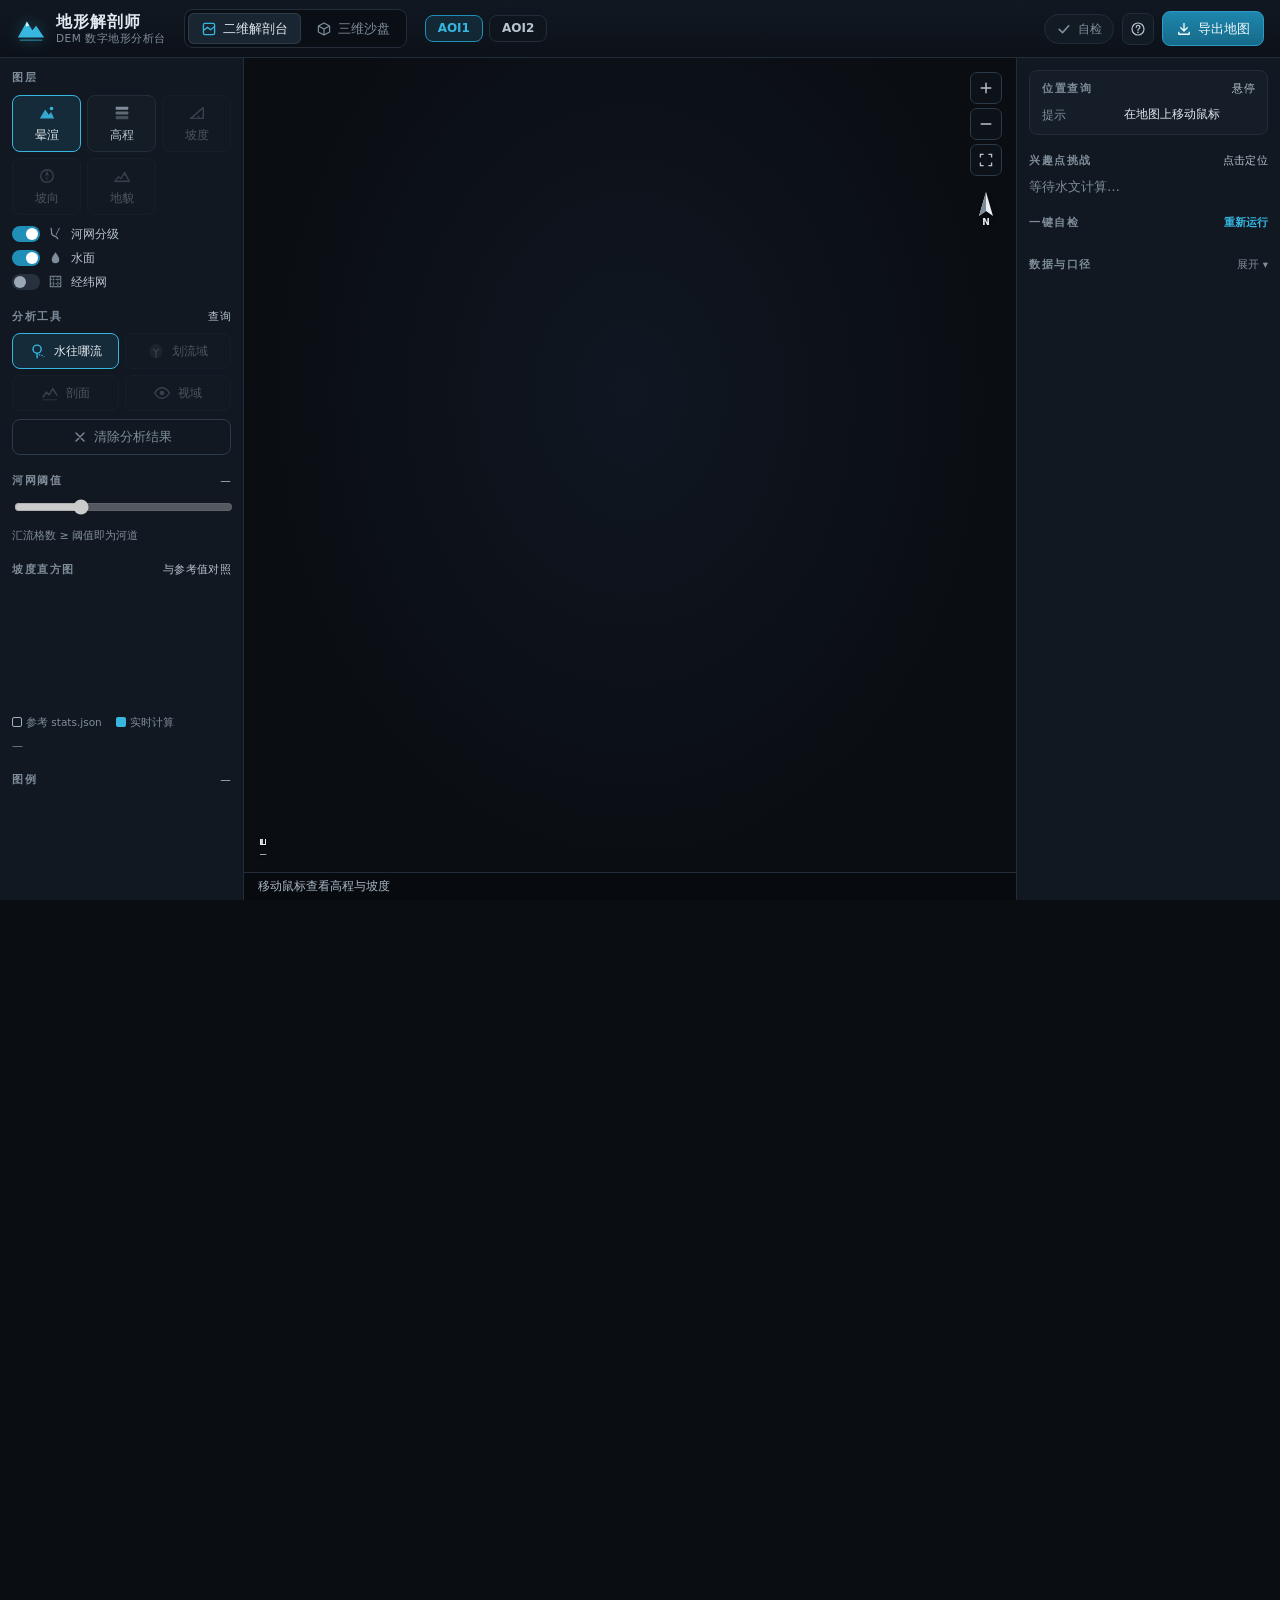
<file: index.html>
<!DOCTYPE html>
<html lang="zh-CN">
<head>
<meta charset="utf-8">
<meta name="viewport" content="width=device-width, initial-scale=1">
<title>地形解剖师 · DEM 数字地形分析台</title>
<meta http-equiv="refresh" content="0; url=app/">
<style>
  html,body{margin:0;height:100%;background:#0b0f14;color:#e8f6fc;font-family:"Microsoft YaHei","PingFang SC",sans-serif}
  .wrap{height:100%;display:flex;flex-direction:column;align-items:center;justify-content:center;gap:14px}
  a{color:#37b6e0}
  p{margin:0;opacity:.75;font-size:14px}
</style>
</head>
<body>
<div class="wrap">
  <h1 style="margin:0;font-size:20px;font-weight:600">地形解剖师 · DEM 数字地形分析台</h1>
  <p>正在进入分析台…如未自动跳转，请点击 <a href="app/">进入 app</a></p>
</div>
</body>
</html>
</file>
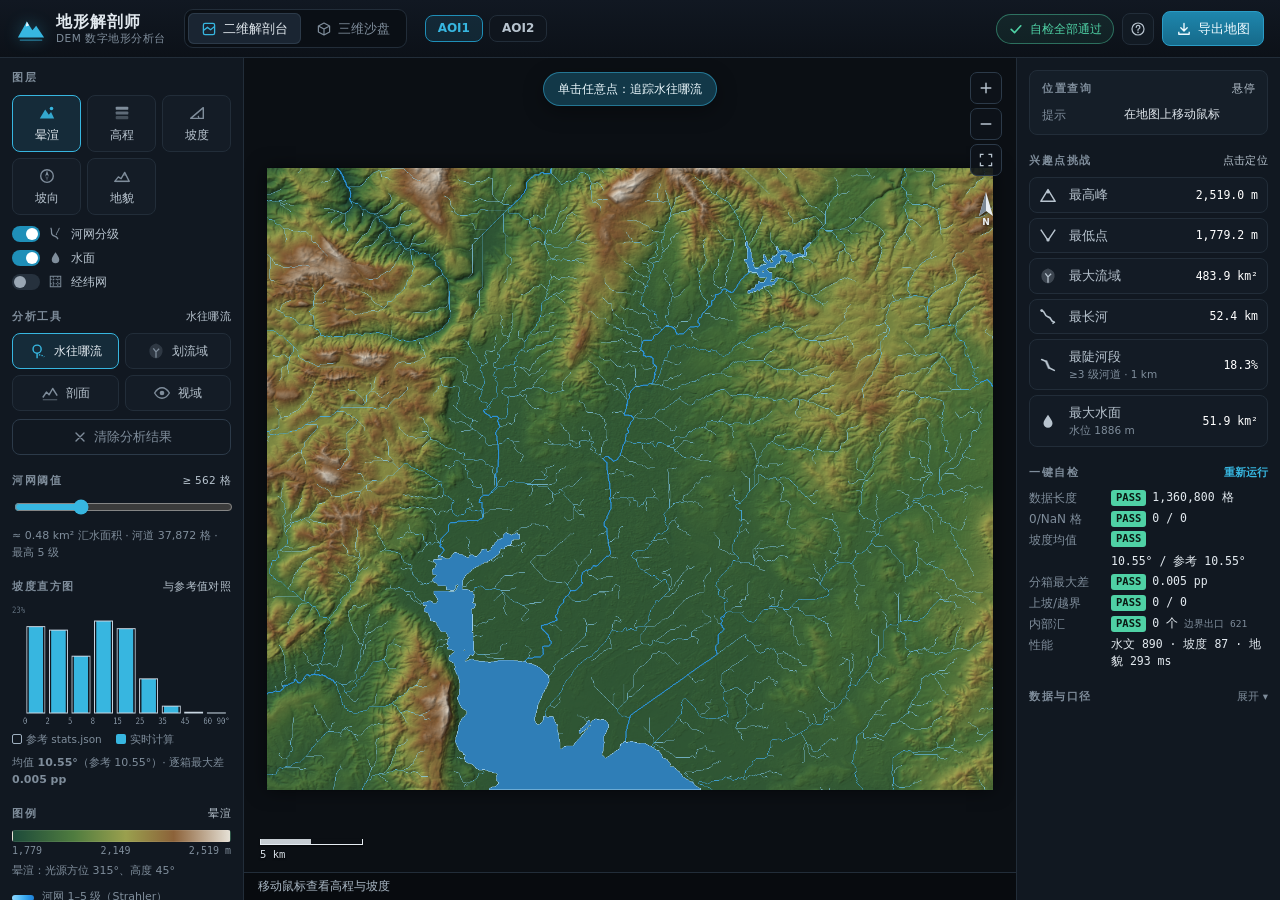
<file: app/index.html>
<!DOCTYPE html>
<html lang="zh-CN">
<head>
<meta charset="utf-8">
<title>地形解剖师 · DEM 数字地形分析台</title>
<meta name="viewport" content="width=device-width, initial-scale=1">
<meta name="description" content="基于公开 DEM 的断网可跑数字地形分析台：坡度、水文、流域、剖面、视域、地貌分类与三维沙盘。">
<link rel="icon" href="data:image/svg+xml,%3Csvg xmlns='http://www.w3.org/2000/svg' viewBox='0 0 32 32'%3E%3Crect width='32' height='32' rx='7' fill='%230b0f14'/%3E%3Cpath d='M3 25 L12 10 L18 19 L22 14 L29 25 Z' fill='%2337b6e0'/%3E%3Cpath d='M12 10 L14.5 14 L11 15 Z' fill='%23e8f6fc'/%3E%3C/svg%3E">
<link rel="stylesheet" href="css/app.css?v=2">
</head>
<body>

<!-- 图标库：内联 SVG symbol，断网可用 -->
<svg width="0" height="0" style="position:absolute" aria-hidden="true">
  <symbol id="i-logo" viewBox="0 0 32 32"><path d="M2 26 L11.5 9 L17.5 18.5 L21.5 13.5 L30 26 Z" fill="currentColor"/><path d="M11.5 9 L14 13.2 L10.4 14.4 Z" fill="#e8f6fc"/><path d="M4 29 H28" stroke="currentColor" stroke-width="1.6" opacity=".5"/></symbol>
  <symbol id="i-2d" viewBox="0 0 20 20"><rect x="3" y="3" width="14" height="14" rx="2" fill="none" stroke="currentColor" stroke-width="1.6"/><path d="M3 12 L8 8 L12 11 L17 7" fill="none" stroke="currentColor" stroke-width="1.6"/></symbol>
  <symbol id="i-3d" viewBox="0 0 20 20"><path d="M10 2.5 L17 6.3 V13.7 L10 17.5 L3 13.7 V6.3 Z M3 6.3 L10 10 L17 6.3 M10 10 V17.5" fill="none" stroke="currentColor" stroke-width="1.5" stroke-linejoin="round"/></symbol>
  <symbol id="i-shade" viewBox="0 0 20 20"><path d="M2 16 L8 6 L12 12 L14.5 9 L18 16 Z" fill="currentColor" opacity=".9"/><circle cx="15" cy="5" r="2" fill="currentColor"/></symbol>
  <symbol id="i-elev" viewBox="0 0 20 20"><rect x="3" y="3" width="14" height="3.5" rx="1" fill="currentColor"/><rect x="3" y="8.2" width="14" height="3.5" rx="1" fill="currentColor" opacity=".7"/><rect x="3" y="13.4" width="14" height="3.5" rx="1" fill="currentColor" opacity=".45"/></symbol>
  <symbol id="i-slope" viewBox="0 0 20 20"><path d="M3 16 H17 L17 4 Z" fill="none" stroke="currentColor" stroke-width="1.6" stroke-linejoin="round"/><path d="M12 16 A5 5 0 0 0 11.2 13.2" fill="none" stroke="currentColor" stroke-width="1.4"/></symbol>
  <symbol id="i-aspect" viewBox="0 0 20 20"><circle cx="10" cy="10" r="7" fill="none" stroke="currentColor" stroke-width="1.5"/><path d="M10 4 L12 10 L10 9 L8 10 Z" fill="currentColor"/><path d="M10 16 L8 10 L10 11 L12 10 Z" fill="currentColor" opacity=".4"/></symbol>
  <symbol id="i-landform" viewBox="0 0 20 20"><path d="M2 16 L6 11 L9 13 L13 6 L18 16 Z" fill="none" stroke="currentColor" stroke-width="1.5" stroke-linejoin="round"/><path d="M2 16 H18" stroke="currentColor" stroke-width="1.5"/><path d="M11 9.5 L13 6 L15 10" fill="currentColor" opacity=".5"/></symbol>
  <symbol id="i-river" viewBox="0 0 20 20"><path d="M4 3 C6 7 3 9 6 12 C8 14 12 13 13 17" fill="none" stroke="currentColor" stroke-width="1.7" stroke-linecap="round"/><path d="M15 3 C14 7 11 9 11 11.5" fill="none" stroke="currentColor" stroke-width="1.3" stroke-linecap="round"/></symbol>
  <symbol id="i-water" viewBox="0 0 20 20"><path d="M10 3 C13 7.5 15 10 15 12.5 A5 5 0 0 1 5 12.5 C5 10 7 7.5 10 3 Z" fill="currentColor"/></symbol>
  <symbol id="i-grid" viewBox="0 0 20 20"><path d="M3 7 H17 M3 13 H17 M7 3 V17 M13 3 V17" stroke="currentColor" stroke-width="1.3" stroke-dasharray="2 1.6"/><rect x="3" y="3" width="14" height="14" fill="none" stroke="currentColor" stroke-width="1.3"/></symbol>
  <symbol id="i-query" viewBox="0 0 20 20"><circle cx="9" cy="8" r="4.5" fill="none" stroke="currentColor" stroke-width="1.6"/><path d="M9 12.5 V18" stroke="currentColor" stroke-width="1.6"/><path d="M11 14 C13 15 15 14.5 17 16.5" fill="none" stroke="currentColor" stroke-width="1.4" stroke-dasharray="1.6 1.4"/></symbol>
  <symbol id="i-basin" viewBox="0 0 20 20"><path d="M10 2.5 C14 4 17.5 6.5 16.5 11 C15.6 15 12.5 17.5 10 17.5 C7 17.5 3.5 15 3.4 10.5 C3.3 6 6 3.6 10 2.5 Z" fill="currentColor" opacity=".25" stroke="currentColor" stroke-width="1.5"/><path d="M10 17.5 V11 M10 11 L7 7 M10 11 L13.5 7.5" stroke="currentColor" stroke-width="1.4" fill="none"/></symbol>
  <symbol id="i-profile" viewBox="0 0 20 20"><path d="M2 15 L6 9 L9 12 L13 5 L18 13" fill="none" stroke="currentColor" stroke-width="1.6" stroke-linejoin="round"/><path d="M2 17.5 H18" stroke="currentColor" stroke-width="1.2" opacity=".6"/></symbol>
  <symbol id="i-eye" viewBox="0 0 20 20"><path d="M1.8 10 C4.5 5.5 7.2 4.2 10 4.2 C12.8 4.2 15.5 5.5 18.2 10 C15.5 14.5 12.8 15.8 10 15.8 C7.2 15.8 4.5 14.5 1.8 10 Z" fill="none" stroke="currentColor" stroke-width="1.5"/><circle cx="10" cy="10" r="2.6" fill="currentColor"/></symbol>
  <symbol id="i-clear" viewBox="0 0 20 20"><path d="M5 5 L15 15 M15 5 L5 15" stroke="currentColor" stroke-width="1.7" stroke-linecap="round"/></symbol>
  <symbol id="i-export" viewBox="0 0 20 20"><path d="M10 3 V12 M6 8.5 L10 12.5 L14 8.5" fill="none" stroke="currentColor" stroke-width="1.7" stroke-linecap="round" stroke-linejoin="round"/><path d="M3.5 13.5 V16.5 H16.5 V13.5" fill="none" stroke="currentColor" stroke-width="1.7" stroke-linejoin="round"/></symbol>
  <symbol id="i-check" viewBox="0 0 20 20"><path d="M4 10.5 L8.2 14.5 L16 6" fill="none" stroke="currentColor" stroke-width="2" stroke-linecap="round" stroke-linejoin="round"/></symbol>
  <symbol id="i-plus" viewBox="0 0 20 20"><path d="M10 4 V16 M4 10 H16" stroke="currentColor" stroke-width="1.8" stroke-linecap="round"/></symbol>
  <symbol id="i-minus" viewBox="0 0 20 20"><path d="M4 10 H16" stroke="currentColor" stroke-width="1.8" stroke-linecap="round"/></symbol>
  <symbol id="i-fit" viewBox="0 0 20 20"><path d="M3 7 V3 H7 M13 3 H17 V7 M17 13 V17 H13 M7 17 H3 V13" fill="none" stroke="currentColor" stroke-width="1.6"/></symbol>
  <symbol id="i-spin" viewBox="0 0 20 20"><path d="M16 10 A6 6 0 1 1 13.5 5.2" fill="none" stroke="currentColor" stroke-width="1.6" stroke-linecap="round"/><path d="M13 2.5 L14 5.8 L10.8 6.6" fill="none" stroke="currentColor" stroke-width="1.6" stroke-linecap="round" stroke-linejoin="round"/></symbol>
  <symbol id="i-peak" viewBox="0 0 20 20"><path d="M2 17 L10 4 L18 17 Z" fill="none" stroke="currentColor" stroke-width="1.6" stroke-linejoin="round"/><path d="M8 7.3 L10 4 L12 7.3 L10 8.5 Z" fill="currentColor"/></symbol>
  <symbol id="i-low" viewBox="0 0 20 20"><path d="M2 4 L10 16 L18 4" fill="none" stroke="currentColor" stroke-width="1.6" stroke-linejoin="round"/><circle cx="10" cy="15.5" r="1.8" fill="currentColor"/></symbol>
  <symbol id="i-long" viewBox="0 0 20 20"><path d="M3 4 C8 5 5 10 10 11 C15 12 12 16 17 17" fill="none" stroke="currentColor" stroke-width="1.8" stroke-linecap="round"/><circle cx="3" cy="4" r="1.6" fill="currentColor"/><path d="M15 15.5 L17 17 L15 18.5" fill="none" stroke="currentColor" stroke-width="1.4"/></symbol>
  <symbol id="i-steep" viewBox="0 0 20 20"><path d="M3 4 L8 6 L11 13 L17 16" fill="none" stroke="currentColor" stroke-width="1.8" stroke-linecap="round" stroke-linejoin="round"/><path d="M8 6 L11 13" stroke="currentColor" stroke-width="3.2" stroke-linecap="round" opacity=".5"/></symbol>
  <symbol id="i-help" viewBox="0 0 20 20"><circle cx="10" cy="10" r="7.5" fill="none" stroke="currentColor" stroke-width="1.5"/><path d="M7.8 7.8 A2.3 2.3 0 1 1 10.6 10 C10 10.3 10 10.8 10 11.6" fill="none" stroke="currentColor" stroke-width="1.6" stroke-linecap="round"/><circle cx="10" cy="14.2" r="1" fill="currentColor"/></symbol>
</svg>

<header class="top">
  <div class="brand">
    <svg class="logo"><use href="#i-logo"/></svg>
    <div class="brand-txt"><b>地形解剖师</b><small>DEM 数字地形分析台</small></div>
  </div>

  <nav class="tabs" role="tablist" aria-label="视图">
    <button class="tab active" role="tab" aria-selected="true" data-view="2d" title="二维解剖台（T 切换）"><svg><use href="#i-2d"/></svg><span>二维解剖台</span></button>
    <button class="tab" role="tab" aria-selected="false" data-view="3d" title="三维沙盘（T 切换）"><svg><use href="#i-3d"/></svg><span>三维沙盘</span></button>
  </nav>

  <div class="aoi-switch" role="radiogroup" aria-label="研究区">
    <button class="aoi on" role="radio" aria-checked="true" data-aoi="aoi1"><b>AOI1</b><span>云大后山 · 30 m</span></button>
    <button class="aoi" role="radio" aria-checked="false" data-aoi="aoi2"><b>AOI2</b><span>三江并流 · 90 m</span></button>
  </div>

  <div class="top-right">
    <button class="chip" id="chipCheck" title="一键自检（右侧面板）"><svg><use href="#i-check"/></svg><span>自检</span></button>
    <button class="icon-btn" id="btnHelp" title="快捷键与说明（?）" aria-label="快捷键与说明"><svg><use href="#i-help"/></svg></button>
    <button class="btn primary" id="btnExport" title="导出出版级地图（E）"><svg><use href="#i-export"/></svg><span>导出地图</span></button>
  </div>
</header>

<main class="layout">
  <aside class="panel left" aria-label="图层与工具">
    <section class="sec">
      <h3>图层</h3>
      <div class="layers" id="layers">
        <button data-layer="hillshade" class="on" aria-pressed="true" title="晕渲（1）"><svg><use href="#i-shade"/></svg><span>晕渲</span></button>
        <button data-layer="elevation" aria-pressed="false" title="高程（2）"><svg><use href="#i-elev"/></svg><span>高程</span></button>
        <button data-layer="slope" aria-pressed="false" disabled title="坡度（3）"><svg><use href="#i-slope"/></svg><span>坡度</span></button>
        <button data-layer="aspect" aria-pressed="false" disabled title="坡向（4）"><svg><use href="#i-aspect"/></svg><span>坡向</span></button>
        <button data-layer="landform" aria-pressed="false" disabled title="地貌分类（5）"><svg><use href="#i-landform"/></svg><span>地貌</span></button>
      </div>
      <div class="toggles">
        <label class="tgl" title="河网（按 Strahler 级别着色）"><input type="checkbox" id="tglRiver" checked><i></i><svg><use href="#i-river"/></svg>河网分级</label>
        <label class="tgl" title="DEM 中连片水平的水面（滇池、水库）"><input type="checkbox" id="tglWater" checked><i></i><svg><use href="#i-water"/></svg>水面</label>
        <label class="tgl" title="经纬网（G）"><input type="checkbox" id="tglGrid"><i></i><svg><use href="#i-grid"/></svg>经纬网</label>
      </div>
    </section>

    <section class="sec">
      <h3>分析工具 <small id="modeName">查询</small></h3>
      <div class="tools" id="tools">
        <button data-mode="query" class="on" aria-pressed="true" title="查询 · 单击看水往哪流（Q）"><svg><use href="#i-query"/></svg><span>水往哪流</span></button>
        <button data-mode="basin" aria-pressed="false" disabled title="点选划流域（B）"><svg><use href="#i-basin"/></svg><span>划流域</span></button>
        <button data-mode="profile" aria-pressed="false" disabled title="两点剖面（P）"><svg><use href="#i-profile"/></svg><span>剖面</span></button>
        <button data-mode="viewshed" aria-pressed="false" disabled title="视域分析（V）"><svg><use href="#i-eye"/></svg><span>视域</span></button>
      </div>
      <div class="tool-opt" id="optViewshed" hidden>
        <label>观察高度 <input type="number" id="obsH" value="1.7" min="0" max="500" step="0.1"> m</label>
      </div>
      <button class="btn ghost wide" id="btnClear" title="清除分析结果（C）"><svg><use href="#i-clear"/></svg>清除分析结果</button>
    </section>

    <section class="sec">
      <h3>河网阈值 <small id="thrVal">—</small></h3>
      <input type="range" id="thr" min="1" max="100" value="30" disabled aria-label="河网阈值">
      <div class="hint" id="thrHint">汇流格数 ≥ 阈值即为河道</div>
    </section>

    <section class="sec">
      <h3>坡度直方图 <small>与参考值对照</small></h3>
      <canvas id="hist" width="520" height="250" aria-label="坡度直方图"></canvas>
      <div class="hist-key"><span><i class="k-ref"></i>参考 stats.json</span><span><i class="k-live"></i>实时计算</span></div>
      <div class="hint" id="histHint">—</div>
    </section>

    <section class="sec">
      <h3>图例 <small id="legendName">—</small></h3>
      <div id="legend"></div>
      <div id="legendOverlay"></div>
    </section>
  </aside>

  <section class="stage" aria-label="地图">
    <canvas id="map"></canvas>
    <div class="map-ctl">
      <button id="zoomIn" title="放大（+）" aria-label="放大"><svg><use href="#i-plus"/></svg></button>
      <button id="zoomOut" title="缩小（−）" aria-label="缩小"><svg><use href="#i-minus"/></svg></button>
      <button id="btnReset" title="复位（R / 双击）" aria-label="复位视图"><svg><use href="#i-fit"/></svg></button>
    </div>
    <div class="north" aria-hidden="true"><svg viewBox="0 0 24 36"><path d="M12 2 L19 26 L12 21 L5 26 Z" fill="#e8eef3"/><path d="M12 2 L12 21 L5 26 Z" fill="#7d8b98"/><text x="12" y="35" text-anchor="middle" font-size="9" font-weight="700" fill="#e8eef3">N</text></svg></div>
    <div class="scalebar" id="scalebar"><i></i><span>—</span></div>
    <div class="mode-tip" id="modeTip" aria-live="polite"></div>
    <div class="statusbar" id="status">移动鼠标查看高程与坡度</div>

    <div class="profilebox" id="profilebox" role="dialog" aria-label="剖面">
      <div class="pb-head">
        <b>地形剖面</b><span id="profileStats"></span>
        <button id="closeProfile" class="icon-btn sm" aria-label="关闭剖面"><svg><use href="#i-clear"/></svg></button>
      </div>
      <canvas id="profile"></canvas>
    </div>

    <div class="loading" id="loading" role="status" aria-live="polite">
      <div class="ld-card">
        <div class="ld-title"><span class="spinner"></span><b id="ldTitle">加载中…</b></div>
        <ol class="ld-steps" id="ldSteps"></ol>
      </div>
    </div>
    <div class="toast" id="toast" role="status" aria-live="polite"></div>
  </section>

  <aside class="panel right" aria-label="查询与结果">
    <section class="sec card" id="queryCard">
      <h3>位置查询 <small id="queryMode">悬停</small></h3>
      <dl class="kv" id="queryKV"><dt>提示</dt><dd>在地图上移动鼠标</dd></dl>
    </section>

    <section class="sec card accent" id="resultCard" hidden>
      <h3 id="resultTitle">分析结果</h3>
      <div id="resultBody"></div>
    </section>

    <section class="sec">
      <h3>兴趣点挑战 <small>点击定位</small></h3>
      <ul class="poi" id="poiList"><li class="muted">等待水文计算…</li></ul>
    </section>

    <section class="sec">
      <h3>一键自检 <button class="link" id="btnCheck">重新运行</button></h3>
      <dl class="kv check" id="check"></dl>
    </section>

    <details class="sec" id="infoBox">
      <summary><h3>数据与口径</h3></summary>
      <dl class="kv" id="info"></dl>
      <div class="hint notes">
        查询、坡度、剖面、流域一律读取 dem.bin 原生值，显示层与分析层分离。<br>
        坡度：Horn 3×3，像元尺寸按纬度校正。填洼：Priority-Flood + ε；流向：D8。<br>
        地貌：2 km 窗口起伏度，阈值参照李炳元等（2008）。视域：含地球曲率与大气折射。<br>
        结论仅限基于公开数据的演示性分析，不构成官方监测评价；本图为示意图，未叠加行政区划。
      </div>
    </details>
  </aside>
</main>

<div class="view3d" id="view3d">
  <div class="mount3d" id="mount3d"></div>
  <div class="tools3d" role="toolbar" aria-label="三维工具">
    <div class="tg ve">
      <label for="ve3d">垂直夸大 <b id="veVal">×2</b></label>
      <input type="range" id="ve3d" min="1" max="6" step="0.5" value="2" list="veTicks">
      <datalist id="veTicks"><option value="1"></option><option value="2"></option><option value="3"></option><option value="4"></option><option value="5"></option><option value="6"></option></datalist>
      <div class="ticks"><span>1</span><span>2</span><span>3</span><span>4</span><span>5</span><span>6</span></div>
    </div>
    <div class="tg seg" id="views3d" aria-label="视角">
      <button data-v="default" class="on">斜视</button><button data-v="top">俯视</button><button data-v="nw">西北</button><button data-v="se">东南</button><button data-v="south">低角</button>
    </div>
    <div class="tg">
      <button id="btnSpin" title="自动环绕（空格）"><svg><use href="#i-spin"/></svg>环绕</button>
      <button id="btnRiver3d" title="叠加河网"><svg><use href="#i-river"/></svg>河网</button>
    </div>
    <div class="tg">
      <label for="drapeSel">表面</label>
      <select id="drapeSel" title="三维表面贴图">
        <option value="">高程色带</option>
        <option value="2d">同步二维图层</option>
      </select>
    </div>
    <div class="tg">
      <button id="btnPng3d" class="primary" title="导出三维图"><svg><use href="#i-export"/></svg>导出</button>
      <span class="fps" id="fps3d"></span>
    </div>
  </div>
  <div class="hint3d">左键旋转 · 右键平移 · 滚轮缩放 · 单击划流域 · ←→↑↓ 微调 · 空格环绕</div>
  <div class="ph" id="ph3d">三维模块未接入</div>
</div>

<div class="modal" id="helpModal" hidden role="dialog" aria-modal="true" aria-label="快捷键">
  <div class="modal-card">
    <div class="modal-head"><b>快捷键与操作</b><button class="icon-btn sm" id="closeHelp" aria-label="关闭"><svg><use href="#i-clear"/></svg></button></div>
    <div class="keys">
      <div><kbd>1</kbd>–<kbd>5</kbd> 晕渲 / 高程 / 坡度 / 坡向 / 地貌</div>
      <div><kbd>Q</kbd> 水往哪流　<kbd>B</kbd> 划流域　<kbd>P</kbd> 剖面　<kbd>V</kbd> 视域</div>
      <div><kbd>C</kbd> 清除结果　<kbd>G</kbd> 经纬网　<kbd>R</kbd> 复位　<kbd>E</kbd> 导出</div>
      <div><kbd>T</kbd> 二维 / 三维切换　<kbd>Esc</kbd> 退出当前工具</div>
      <div>三维：<kbd>←</kbd><kbd>→</kbd> 旋转　<kbd>↑</kbd><kbd>↓</kbd> 俯仰　<kbd>+</kbd><kbd>−</kbd> 缩放　<kbd>空格</kbd> 环绕</div>
    </div>
    <p class="hint">单击时按下后位移超过 4 px 会被当作平移。剖面会自动抽 10 个点与 DEM 原生值核对。</p>
  </div>
</div>

<script src="lib/three.min.js"></script>
<script src="js/palette.js?v=2"></script>
<script src="js/loader.js?v=2"></script>
<script src="js/terrain.js?v=2"></script>
<script src="js/hydro.js?v=2"></script>
<script src="js/orbit.js?v=2"></script>
<script src="js/render3d.js?v=2"></script>
<script src="js/render2d.js?v=2"></script>
<script src="js/ui.js?v=2"></script>
</body>
</html>
</file>
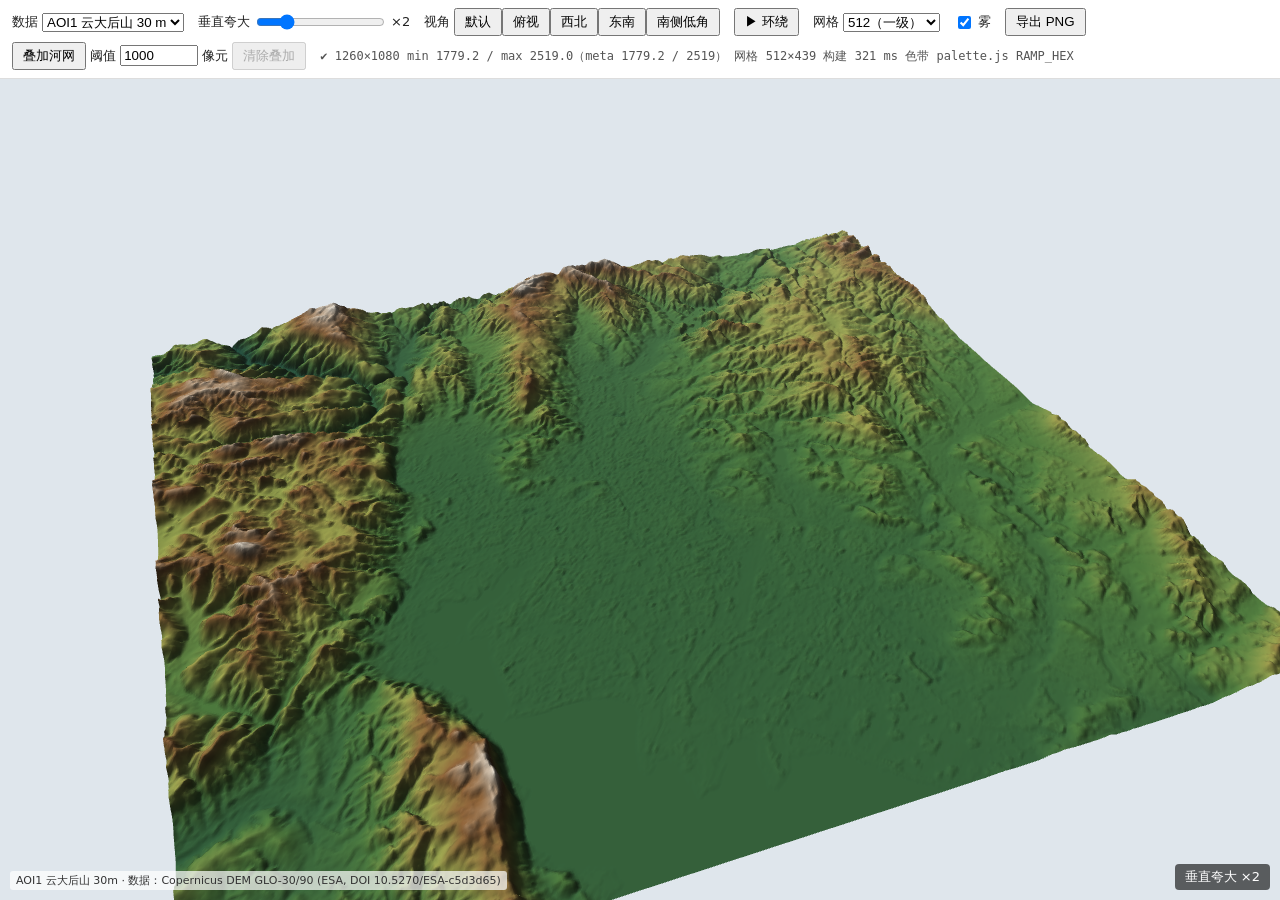
<file: app/view3d.html>
<!doctype html>
<!--
  view3d.html —— 成员二 · 三维地形独立演示页
  单独跑：双击项目根目录的 启动.bat（会自动开浏览器），或在 app 目录执行 python -m http.server 8000，
          访问 http://localhost:8000/view3d.html。直接双击本文件（file://）读不到 dem.bin 时，页面会让你选数据文件夹。
  冒烟：状态栏打出 min/max，应与 meta.json 一致（AOI1 1779.2/2519.0，AOI2 797.6/5057.9）。
  自检（T+125–140）：成员三的 hydro.js（window.Hydro）就位后，点「叠加河网」把河网贴到三维地表，转一圈检查无断头、无上坡；
                    再在山谷单击，流域以橙色叠加。
-->
<html lang="zh-CN">
<head>
<meta charset="utf-8">
<meta name="viewport" content="width=device-width, initial-scale=1">
<title>三维地形 · 成员二</title>
<style>
  html, body { margin: 0; height: 100%; font: 13px/1.5 system-ui, "Microsoft YaHei", sans-serif; background: #f4f5f7; color: #222; }
  #bar { display: flex; flex-wrap: wrap; gap: 6px 14px; align-items: center; padding: 8px 12px; background: #fff; border-bottom: 1px solid #ddd; }
  #bar label { display: inline-flex; align-items: center; gap: 4px; }
  #bar button { padding: 3px 9px; cursor: pointer; }
  #bar button:disabled { cursor: not-allowed; }
  #status, #fps { font-family: Consolas, monospace; font-size: 12px; color: #555; }
  #status.err { color: #b00020; }
  #wrap { position: absolute; top: var(--bar-h, 46px); left: 0; right: 0; bottom: 0; }
  #view { position: absolute; inset: 0; }
  #pick { display: none; position: absolute; inset: 0; align-items: center; justify-content: center; flex-direction: column; gap: 10px; background: #f4f5f7; z-index: 5; text-align: center; padding: 16px; }
  #thr { width: 70px; }
</style>
</head>
<body>
<div id="bar">
  <label>数据 <select id="aoi"><option value="aoi1">AOI1 云大后山 30 m</option><option value="aoi2">AOI2 三江并流 90 m</option></select></label>
  <label>垂直夸大 <input id="ve" type="range" min="1" max="6" step="0.5" value="2"> <span id="veTxt">×2</span></label>
  <span>视角
    <button data-view="default">默认</button><button data-view="top">俯视</button><button data-view="nw">西北</button><button data-view="se">东南</button><button data-view="south">南侧低角</button>
  </span>
  <button id="spin">▶ 环绕</button>
  <label>网格 <select id="seg"><option value="512">512（一级）</option><option value="256">256（二级）</option></select></label>
  <label><input id="fog" type="checkbox" checked> 雾</label>
  <button id="shot">导出 PNG</button>
  <span>
    <button id="river" disabled title="需要成员三的 hydro.js">叠加河网</button>
    <label>阈值 <input id="thr" type="number" min="10" step="100" value="1000"> 像元</label>
    <button id="clr" disabled>清除叠加</button>
  </span>
  <span id="status">加载中…</span> <span id="fps"></span>
</div>
<div id="wrap">
  <div id="view"></div>
  <div id="pick">
    <div>浏览器不允许双击打开的页面直接读取本地 <code>dem.bin</code>。</div>
    <div>请选择数据文件夹（例如 <code>app/data/aoi1</code>），或双击项目根目录的 <code>启动.bat</code>。</div>
    <input id="dir" type="file" webkitdirectory multiple>
  </div>
</div>

<script src="lib/three.min.js"></script>
<!-- 成员一 / 成员三的公共模块：存在则优先使用，不存在时本页走回退（404 不影响运行） -->
<script src="js/palette.js" onerror="void 0"></script>
<script src="js/loader.js" onerror="void 0"></script>
<script src="js/terrain.js" onerror="void 0"></script>
<script src="js/hydro.js" onerror="void 0"></script>
<script src="js/orbit.js"></script>
<script src="js/render3d.js"></script>
<script>
(function () {
  'use strict';
  var $ = function (id) { return document.getElementById(id); };
  var R3 = window.Render3D;
  var statusEl = $('status');
  var current = null;   // {z, meta, aoi}
  var hydro = null;     // {dir, acc} 成员三算出的结果，按 AOI 缓存

  function fitBar() { document.documentElement.style.setProperty('--bar-h', $('bar').offsetHeight + 'px'); }
  function setStatus(msg, err) { statusEl.textContent = msg; statusEl.className = err ? 'err' : ''; fitBar(); }
  if (window.ResizeObserver) new ResizeObserver(fitBar).observe($('bar')); else window.addEventListener('resize', fitBar);
  fitBar();

  // —— 临时回退读取：仅在成员一的 loadDem 尚未交付或失败时使用 ——
  function fallbackLoad(base) {
    return Promise.all([
      fetch(base + 'meta.json').then(function (r) { if (!r.ok) throw new Error('meta.json ' + r.status); return r.json(); }),
      fetch(base + 'dem.bin').then(function (r) { if (!r.ok) throw new Error('dem.bin ' + r.status); return r.arrayBuffer(); })
    ]).then(function (res) { return { meta: res[0], z: toF32(res[1]) }; });
  }
  function toF32(buf) {
    var le = new Uint8Array(new Uint16Array([1]).buffer)[0] === 1;
    if (le) return new Float32Array(buf);
    var dv = new DataView(buf), n = buf.byteLength / 4, z = new Float32Array(n);
    for (var i = 0; i < n; i++) z[i] = dv.getFloat32(i * 4, true);
    return z;
  }
  function loadFromFiles(files) {
    var bin = null, metaF = null;
    for (var i = 0; i < files.length; i++) {
      if (/dem\.bin$/i.test(files[i].name)) bin = files[i];
      if (/meta\.json$/i.test(files[i].name)) metaF = files[i];
    }
    if (!bin || !metaF) return Promise.reject(new Error('文件夹里没找到 dem.bin 和 meta.json'));
    return Promise.all([metaF.text().then(JSON.parse), bin.arrayBuffer()])
      .then(function (r) { return { meta: r[0], z: toF32(r[1]) }; });
  }
  function validDem(d) { return d && d.z && d.meta && d.z.length === d.meta.width * d.meta.height; }

  // 契约没写 loadDem 是否异步、base 是否带结尾 '/'，两种都试，都不行再回退
  function load(aoi) {
    var base = 'data/' + aoi + '/';
    if (typeof window.loadDem !== 'function') return fallbackLoad(base);
    var tryOne = function (b) {
      return Promise.resolve().then(function () { return window.loadDem(b); })
        .then(function (d) { if (!validDem(d)) throw new Error('loadDem 返回格式不符'); return d; });
    };
    return tryOne(base).catch(function () { return tryOne(base.slice(0, -1)); })
      .catch(function (e) { console.warn('loadDem 失败，改用回退读取：', e); return fallbackLoad(base); });
  }

  function minmax(z) {
    var mn = Infinity, mx = -Infinity;
    for (var i = 0; i < z.length; i++) { var v = z[i]; if (v > -9000) { if (v < mn) mn = v; if (v > mx) mx = v; } }
    return [mn, mx];
  }

  // 成员三接口：优先 window.Hydro（成员三任务单版），兼容分工文档 §3.2 的分散全局函数
  var HY = null;
  if (window.Hydro && typeof window.Hydro.computeHydro === 'function') {
    HY = { name: 'Hydro.computeHydro',
      compute: function (z, w, h) { return window.Hydro.computeHydro(z, w, h); },
      river: window.Hydro.riverMask, ws: window.Hydro.watershed,
      snap: window.Hydro.snapOutlet || null, setMeta: window.Hydro.setMeta || null };
  } else if (['fillDepressions', 'd8', 'accumulate', 'riverMask'].every(function (f) { return typeof window[f] === 'function'; })) {
    HY = { name: '§3.2 全局函数',
      compute: function (z, w, h) { var d = window.d8(window.fillDepressions(z, w, h), w, h); return { dir: d, acc: window.accumulate(d, w, h) }; },
      river: window.riverMask, ws: typeof window.watershed === 'function' ? window.watershed : null, snap: null, setMeta: null };
  }
  var hasHydro = !!HY;
  if (hasHydro) { $('river').disabled = false; $('river').title = '调用成员三 ' + HY.name + '：填洼 → D8 → 汇流 → 河网'; }

  function onPick(r) {
    var msg = '单击：行 ' + r.iy + ' 列 ' + r.ix + '  高程 ' + r.elev.toFixed(1) + ' m（原生值）';
    if (hydro && HY && HY.ws) {
      try {
        var m = current.meta;
        // 点歪一两格常会落在河道旁的坡面上，先吸附到半径 5 格内汇流最大的格
        var o = HY.snap ? HY.snap(hydro.acc, m.width, m.height, r.ix, r.iy, 5) : [r.ix, r.iy];
        var ws = HY.ws(hydro.dir, m.width, m.height, o[0], o[1]);
        R3.setOverlay(ws.mask, { name: 'watershed', color: '#ff8c1a', alpha: 0.45, thicken: 0 });
        $('clr').disabled = false;
        msg += '  流域 ' + (+ws.area_km2).toFixed(2) + ' km²，出口 [' + ws.outlet.join(', ') + ']';
      } catch (e) { msg += '  流域计算失败：' + e.message; }
    }
    setStatus(msg);
  }

  function show(data, aoi) {
    if (!current || current.z !== data.z) hydro = null;
    current = { z: data.z, meta: data.meta, aoi: aoi };
    var mm = minmax(data.z), m = data.meta;
    if (HY && HY.setMeta) HY.setMeta(m);                      // 让流域面积用本区 cell_area_m2
    var ok = data.z.length === m.width * m.height &&
      Math.abs(mm[0] - m.elev.min) < 0.1 && Math.abs(mm[1] - m.elev.max) < 0.1;
    R3.mount3D($('view'), { z: data.z, meta: m, ve: +$('ve').value, segments: +$('seg').value, fog: $('fog').checked, onPick: onPick });
    $('clr').disabled = true;
    var info = R3.info();
    setStatus((ok ? '✔ ' : '✘ 数据不一致 ') + m.width + '×' + m.height +
      '  min ' + mm[0].toFixed(1) + ' / max ' + mm[1].toFixed(1) +
      '（meta ' + m.elev.min + ' / ' + m.elev.max + '）  网格 ' + info.segments.join('×') +
      '  构建 ' + info.buildMs + ' ms  色带 ' + info.paletteFrom, !ok);
    console.log('[3D 冒烟]', aoi, 'min', mm[0], 'max', mm[1], info);
  }

  function run() {
    var aoi = $('aoi').value;
    setStatus('加载 ' + aoi + ' …');
    load(aoi).then(function (d) { $('pick').style.display = 'none'; show(d, aoi); })
      .catch(function (e) {
        console.warn(e);
        if (location.protocol === 'file:') { $('pick').style.display = 'flex'; setStatus('file:// 下无法读取，请选择数据文件夹', true); }
        else setStatus('加载失败：' + e.message, true);
      });
  }

  $('dir').addEventListener('change', function (ev) {
    loadFromFiles(ev.target.files).then(function (d) {
      $('pick').style.display = 'none';
      var aoi = /aoi2/i.test(d.meta.name || '') || d.meta.width === 1800 ? 'aoi2' : 'aoi1';
      $('aoi').value = aoi; show(d, aoi);
    }).catch(function (e) { setStatus(e.message, true); });
  });

  $('aoi').addEventListener('change', run);
  $('seg').addEventListener('change', function () { current && show(current, current.aoi); });
  $('fog').addEventListener('change', function () { current && show(current, current.aoi); });
  $('ve').addEventListener('input', function () {
    var v = +this.value; $('veTxt').textContent = '×' + String(v).replace(/\.0$/, ''); R3.setVE(v);
  });
  Array.prototype.forEach.call(document.querySelectorAll('[data-view]'), function (b) {
    b.addEventListener('click', function () { R3.setView(b.getAttribute('data-view')); });
  });
  $('spin').addEventListener('click', function () { this.textContent = R3.spin() ? '⏸ 停止' : '▶ 环绕'; });
  $('shot').addEventListener('click', function () {
    var url = R3.screenshot(); if (!url) return;
    var a = document.createElement('a');
    a.href = url; a.download = '三维_' + (current ? current.aoi : 'dem') + '_VEx' + $('ve').value + '.png';
    document.body.appendChild(a); a.click(); a.remove();
  });

  // 河网叠加：调用成员三的纯函数（window.Hydro，兼容 §3.2），三维只负责显示
  $('river').addEventListener('click', function () {
    if (!current || !hasHydro) return;
    var m = current.meta, w = m.width, h = m.height, thr = +$('thr').value || 1000;
    setStatus('河网计算中（成员三 hydro.js）…');
    setTimeout(function () {
      try {
        var t0 = performance.now();
        if (!hydro) { var hr = HY.compute(current.z, w, h); hydro = { dir: hr.dir, acc: hr.acc }; }
        var mask = HY.river(hydro.acc, w, h, thr), n = 0;
        for (var i = 0; i < mask.length; i++) if (mask[i]) n++;
        R3.setOverlay(mask, { name: 'river', color: '#1e6fff', alpha: 0.95 });
        $('clr').disabled = false;
        setStatus('河网已叠加：阈值 ' + thr + ' 像元，河道像元 ' + n + '，耗时 ' + Math.round(performance.now() - t0) +
          ' ms。转一圈检查无断头、无上坡；在山谷单击可叠加流域。');
      } catch (e) { setStatus('河网计算失败：' + e.message, true); console.error(e); }
    }, 30);
  });
  $('clr').addEventListener('click', function () { R3.clearOverlay(); this.disabled = true; });

  // 每秒刷新一次帧率（环绕时才有意义；静止时按需渲染，不显示）
  setInterval(function () { var i = R3.info(); $('fps').textContent = i && i.fps ? '· ' + i.fps + ' fps' : ''; }, 1000);

  run();
})();
</script>
</body>
</html>
</file>
<file: app/css/app.css>
/* 地形解剖师 · 样式（无外部字体与图标，断网可用） */
:root {
  --bg: #0a0d12;
  --bg2: #0e131a;
  --panel: #111821;
  --card: #151e28;
  --line: #222d39;
  --line2: #2c3a49;
  --ink: #e2e9ef;
  --ink2: #b8c4cf;
  --dim: #7f8d9b;
  --accent: #37b6e0;
  --accent2: #1f8fb8;
  --accent-bg: rgba(55, 182, 224, .12);
  --pass: #4fd1a5;
  --fail: #ff7b72;
  --warn: #ffd166;
  --radius: 8px;
  --mono: "Cascadia Mono", Consolas, "SFMono-Regular", Menlo, monospace;
  --top-h: 58px;
}

* { box-sizing: border-box; }
html, body {
  margin: 0; height: 100%;
  background: var(--bg); color: var(--ink);
  font: 13px/1.5 system-ui, -apple-system, "Segoe UI", "PingFang SC", "Microsoft YaHei", sans-serif;
  overflow: hidden;
}
button, select, input { font: inherit; color: inherit; }
button { cursor: pointer; }
svg { width: 16px; height: 16px; flex: none; }
:focus-visible { outline: 2px solid var(--accent); outline-offset: 2px; }
[hidden] { display: none !important; }

/* ---------- 顶栏 ---------- */
.top {
  height: var(--top-h); display: flex; align-items: center; gap: 18px; padding: 0 16px;
  background: linear-gradient(180deg, #111822 0%, #0c1118 100%);
  border-bottom: 1px solid var(--line);
  position: relative; z-index: 30;
}
.brand { display: flex; align-items: center; gap: 10px; min-width: 0; }
.brand .logo { width: 30px; height: 30px; color: var(--accent); filter: drop-shadow(0 0 8px rgba(55,182,224,.35)); }
.brand-txt { display: flex; flex-direction: column; line-height: 1.15; }
.brand-txt b { font-size: 16px; letter-spacing: 1px; }
.brand-txt small { font-size: 10.5px; color: var(--dim); letter-spacing: .5px; }

.tabs { display: flex; gap: 2px; padding: 3px; background: #0a0f15; border: 1px solid var(--line); border-radius: 9px; }
.tab {
  display: flex; align-items: center; gap: 6px; padding: 6px 13px; border-radius: 6px;
  background: transparent; border: 0; color: var(--dim); transition: color .15s, background .15s;
}
.tab:hover { color: var(--ink); }
.tab.active { color: var(--ink); background: #1a2532; box-shadow: inset 0 0 0 1px var(--line2); }
.tab.active svg { color: var(--accent); }

.aoi-switch { display: flex; gap: 6px; }
.aoi {
  display: flex; flex-direction: column; align-items: flex-start; line-height: 1.2;
  padding: 5px 12px; border-radius: 8px; background: #0f151d; border: 1px solid var(--line); color: var(--dim);
  transition: border-color .15s, color .15s, background .15s;
}
.aoi b { font-size: 12px; color: var(--ink2); }
.aoi span { font-size: 10.5px; }
.aoi:hover { border-color: var(--line2); color: var(--ink2); }
.aoi.on { border-color: var(--accent2); background: var(--accent-bg); color: var(--ink2); }
.aoi.on b { color: var(--accent); }

.top-right { margin-left: auto; display: flex; align-items: center; gap: 8px; }
.chip {
  display: flex; align-items: center; gap: 6px; padding: 5px 11px; border-radius: 999px;
  background: #121a23; border: 1px solid var(--line); color: var(--dim); font-size: 12px;
}
.chip.ok { color: var(--pass); border-color: rgba(79,209,165,.45); background: rgba(79,209,165,.08); }
.chip.bad { color: var(--fail); border-color: rgba(255,123,114,.5); background: rgba(255,123,114,.08); }
.icon-btn {
  display: inline-flex; align-items: center; justify-content: center; width: 32px; height: 32px;
  border-radius: 8px; background: #121a23; border: 1px solid var(--line); color: var(--ink2);
}
.icon-btn:hover { border-color: var(--accent2); color: var(--ink); }
.icon-btn.sm { width: 26px; height: 26px; border-radius: 6px; }
.icon-btn.sm svg { width: 13px; height: 13px; }
.btn {
  display: inline-flex; align-items: center; justify-content: center; gap: 6px; padding: 7px 13px; border-radius: 8px;
  background: #16202b; border: 1px solid var(--line2); color: var(--ink);
}
.btn:hover { border-color: var(--accent2); }
.btn.primary { background: linear-gradient(180deg, #1e86ad, #166a8a); border-color: #2a9cc6; color: #effaff; }
.btn.primary:hover { filter: brightness(1.1); }
.btn.ghost { background: transparent; color: var(--dim); }
.btn.ghost:hover { color: var(--ink); }
.btn.wide { width: 100%; margin-top: 8px; }
.link { background: none; border: 0; color: var(--accent); font-size: 11px; padding: 0; }
.link:hover { text-decoration: underline; }

/* ---------- 主布局 ---------- */
.layout { display: grid; grid-template-columns: 268px 1fr 288px; height: calc(100% - var(--top-h)); }
.panel { background: var(--panel); overflow-y: auto; padding: 12px 12px 24px; scrollbar-width: thin; scrollbar-color: #2a3644 transparent; }
.panel.left { border-right: 1px solid var(--line); }
.panel.right { border-left: 1px solid var(--line); }

.sec { margin-bottom: 18px; }
.sec h3 {
  margin: 0 0 8px; font-size: 11px; font-weight: 600; letter-spacing: 1.5px; color: var(--dim);
  display: flex; align-items: baseline; justify-content: space-between; gap: 8px;
}
.sec h3 small { font-size: 10.5px; letter-spacing: .3px; font-weight: 400; color: var(--ink2); text-align: right; }
.card { background: var(--card); border: 1px solid var(--line); border-radius: var(--radius); padding: 10px 12px; }
.card.accent { border-color: rgba(55,182,224,.35); box-shadow: 0 0 0 1px rgba(55,182,224,.06), 0 6px 18px rgba(0,0,0,.25); }
.hint { font-size: 11px; color: var(--dim); margin-top: 6px; line-height: 1.55; }
.muted { color: var(--dim); }

/* 图层与工具按钮 */
.layers, .tools { display: grid; grid-template-columns: repeat(3, 1fr); gap: 6px; }
.tools { grid-template-columns: repeat(2, 1fr); }
.layers button, .tools button {
  display: flex; flex-direction: column; align-items: center; gap: 4px; padding: 8px 4px 7px;
  background: #141c26; border: 1px solid var(--line); border-radius: 8px; color: var(--ink2); font-size: 12px;
  transition: border-color .15s, background .15s, color .15s;
}
.tools button { flex-direction: row; justify-content: center; gap: 7px; padding: 8px 6px; }
.layers button svg, .tools button svg { width: 18px; height: 18px; color: var(--dim); }
.layers button:hover:not(:disabled), .tools button:hover:not(:disabled) { border-color: var(--line2); color: var(--ink); }
.layers button.on, .tools button.on { border-color: var(--accent); background: var(--accent-bg); color: var(--ink); }
.layers button.on svg, .tools button.on svg { color: var(--accent); }
button:disabled { opacity: .35; cursor: not-allowed; }

.toggles { display: flex; flex-direction: column; gap: 6px; margin-top: 10px; }
.tgl { display: flex; align-items: center; gap: 8px; font-size: 12px; color: var(--ink2); cursor: pointer; user-select: none; }
.tgl input { position: absolute; opacity: 0; pointer-events: none; }
.tgl i { width: 28px; height: 16px; border-radius: 9px; background: #26313d; position: relative; transition: background .15s; flex: none; }
.tgl i::after { content: ""; position: absolute; left: 2px; top: 2px; width: 12px; height: 12px; border-radius: 50%; background: #9aa7b4; transition: transform .15s, background .15s; }
.tgl input:checked + i { background: var(--accent2); }
.tgl input:checked + i::after { transform: translateX(12px); background: #fff; }
.tgl input:focus-visible + i { outline: 2px solid var(--accent); outline-offset: 2px; }
.tgl svg { color: var(--dim); width: 15px; height: 15px; }

.tool-opt { margin-top: 8px; font-size: 12px; color: var(--ink2); }
.tool-opt input { width: 64px; background: #0f151d; border: 1px solid var(--line2); border-radius: 5px; padding: 2px 6px; }

input[type=range] { width: 100%; accent-color: var(--accent); }

#hist { width: 100%; height: 125px; display: block; }
.hist-key { display: flex; gap: 14px; font-size: 10.5px; color: var(--dim); margin-top: 4px; }
.hist-key i { display: inline-block; width: 10px; height: 10px; border-radius: 2px; margin-right: 4px; vertical-align: -1px; }
.k-ref { border: 1.5px solid #9fb0c0; }
.k-live { background: var(--accent); }

/* 图例 */
.grad { height: 12px; border-radius: 3px; border: 1px solid rgba(255,255,255,.08); }
.grad-ticks { display: flex; justify-content: space-between; font: 10px var(--mono); color: var(--dim); margin-top: 3px; }
.cat { display: grid; grid-template-columns: 14px 1fr auto; gap: 4px 8px; align-items: center; font-size: 11.5px; color: var(--ink2); }
.cat i { width: 14px; height: 14px; border-radius: 3px; border: 1px solid rgba(255,255,255,.12); }
.cat em { font-style: normal; font: 10.5px var(--mono); color: var(--dim); }
#legendOverlay { margin-top: 10px; display: flex; flex-direction: column; gap: 4px; }
.ol-row { display: flex; align-items: center; gap: 8px; font-size: 11px; color: var(--dim); }
.ol-row .sw { width: 22px; height: 6px; border-radius: 3px; }
.rose { display: block; margin: 0 auto; }

/* 键值列表 */
.kv { margin: 0; display: grid; grid-template-columns: 74px 1fr; gap: 3px 8px; font-size: 12px; }
.kv dt { color: var(--dim); }
.kv dd { margin: 0; color: var(--ink); font-family: var(--mono); font-size: 11.5px; word-break: break-all; }
.kv dd b { color: #fff; font-weight: 600; }
.kv dd small { color: var(--dim); }
.kv.check dd { display: flex; gap: 6px; align-items: baseline; flex-wrap: wrap; }
.pass, .fail { font-weight: 700; font-size: 10.5px; padding: 0 5px; border-radius: 3px; }
.pass { color: #0b1a14; background: var(--pass); }
.fail { color: #2a0b09; background: var(--fail); }
.warn { color: var(--warn); }

/* 结果卡 */
.big { font-size: 22px; font-weight: 700; color: #fff; font-variant-numeric: tabular-nums; line-height: 1.2; }
.big small { font-size: 12px; color: var(--ink2); font-weight: 400; margin-left: 3px; }
.res-sub { font-size: 11px; color: var(--dim); margin: 2px 0 8px; }
.mini { display: block; width: 100%; height: 86px; margin-top: 8px; background: #0f151d; border-radius: 6px; border: 1px solid var(--line); }

/* 兴趣点 */
.poi { list-style: none; margin: 0; padding: 0; display: flex; flex-direction: column; gap: 5px; }
.poi li button {
  width: 100%; display: grid; grid-template-columns: 22px 1fr auto; align-items: center; gap: 8px; text-align: left;
  padding: 7px 9px; background: #131b25; border: 1px solid var(--line); border-radius: 8px; color: var(--ink2);
}
.poi li button:hover { border-color: var(--line2); color: var(--ink); }
.poi li button.on { border-color: var(--accent); background: var(--accent-bg); }
.poi svg { width: 18px; height: 18px; }
.poi .v { font: 11.5px var(--mono); color: #fff; }
.poi .n small { display: block; font-size: 10.5px; color: var(--dim); }

details.sec summary { list-style: none; cursor: pointer; }
details.sec summary::-webkit-details-marker { display: none; }
details.sec summary h3::after { content: "展开 ▾"; font-size: 10.5px; color: var(--dim); letter-spacing: 0; font-weight: 400; }
details.sec[open] summary h3::after { content: "收起 ▴"; }
.notes { margin-top: 10px; }

/* ---------- 舞台 ---------- */
.stage { position: relative; overflow: hidden; background: radial-gradient(ellipse at 50% 40%, #101722 0%, #0a0d12 70%); }
#map { display: block; width: 100%; height: 100%; cursor: default; }
#map.cross { cursor: crosshair; }

.map-ctl { position: absolute; right: 14px; top: 14px; display: flex; flex-direction: column; gap: 4px; z-index: 4; }
.map-ctl button { width: 32px; height: 32px; display: flex; align-items: center; justify-content: center; background: rgba(14,19,26,.88); border: 1px solid var(--line2); border-radius: 7px; color: var(--ink2); }
.map-ctl button:hover { color: #fff; border-color: var(--accent2); }
.north { position: absolute; right: 18px; top: 132px; width: 24px; height: 36px; z-index: 4; pointer-events: none; filter: drop-shadow(0 1px 2px rgba(0,0,0,.6)); }
.north svg { width: 24px; height: 36px; }

.scalebar { position: absolute; left: 16px; bottom: 40px; font: 10.5px var(--mono); color: #d6dee6; pointer-events: none; z-index: 4; text-shadow: 0 1px 2px #000; }
.scalebar i { display: block; height: 6px; margin-bottom: 3px; border: 1.5px solid #e6edf3; border-top: 0; background: linear-gradient(90deg, rgba(230,237,243,.85) 50%, transparent 50%); box-shadow: 0 1px 2px rgba(0,0,0,.6); }

.statusbar {
  position: absolute; left: 0; right: 0; bottom: 0; min-height: 28px; display: flex; align-items: center; flex-wrap: wrap; gap: 2px 14px;
  padding: 4px 14px; font: 11.5px var(--mono); color: #a9b7c4; background: rgba(8,11,15,.86); border-top: 1px solid var(--line);
  pointer-events: none; z-index: 5;
}
.statusbar b { color: #f0f5f9; font-weight: 600; }
.statusbar .sep { color: #3a4856; }

.mode-tip {
  position: absolute; left: 50%; top: 14px; transform: translateX(-50%); z-index: 6;
  padding: 7px 14px; border-radius: 999px; font-size: 12px; color: #eaf7fc;
  background: rgba(20,60,78,.92); border: 1px solid rgba(55,182,224,.5); box-shadow: 0 6px 20px rgba(0,0,0,.35);
  opacity: 0; transition: opacity .2s; pointer-events: none; white-space: nowrap; max-width: calc(100% - 120px); overflow: hidden; text-overflow: ellipsis;
}
.mode-tip.show { opacity: 1; }

.profilebox {
  position: absolute; left: 14px; right: 62px; bottom: 40px; z-index: 6; max-width: 760px;
  background: rgba(12,17,23,.95); border: 1px solid var(--line2); border-radius: 10px; padding: 8px 10px 6px;
  box-shadow: 0 10px 30px rgba(0,0,0,.45); display: none;
}
.profilebox.show { display: block; animation: rise .22s ease-out; }
.pb-head { display: flex; align-items: center; gap: 12px; font-size: 12px; margin-bottom: 4px; }
.pb-head b { color: var(--warn); }
.pb-head span { flex: 1; font: 11px var(--mono); color: var(--ink2); white-space: nowrap; overflow: hidden; text-overflow: ellipsis; }
#profile { display: block; width: 100%; height: 170px; cursor: crosshair; }

.loading { position: absolute; inset: 0; z-index: 20; display: none; align-items: center; justify-content: center; background: rgba(8,11,15,.55); }
.loading.show { display: flex; animation: fade .2s; }
.ld-card { min-width: 300px; padding: 18px 22px; background: rgba(15,21,29,.97); border: 1px solid var(--line2); border-radius: 12px; box-shadow: 0 16px 40px rgba(0,0,0,.5); }
.ld-title { display: flex; align-items: center; gap: 10px; font-size: 14px; margin-bottom: 10px; }
.spinner { width: 16px; height: 16px; border-radius: 50%; border: 2px solid #2a3a4a; border-top-color: var(--accent); animation: spin .8s linear infinite; }
.ld-steps { list-style: none; margin: 0; padding: 0; display: flex; flex-direction: column; gap: 5px; font-size: 12px; }
.ld-steps li { display: flex; justify-content: space-between; gap: 16px; color: var(--dim); }
.ld-steps li::before { content: "○"; margin-right: 8px; color: #3b4a59; }
.ld-steps li.active { color: var(--ink); }
.ld-steps li.active::before { content: "◐"; color: var(--accent); }
.ld-steps li.done { color: var(--ink2); }
.ld-steps li.done::before { content: "●"; color: var(--pass); }
.ld-steps li span:first-child { flex: 1; }
.ld-steps li em { font: 11px var(--mono); font-style: normal; color: var(--dim); }

.toast {
  position: absolute; left: 50%; bottom: 46px; transform: translate(-50%, 10px); z-index: 25;
  padding: 8px 16px; border-radius: 8px; font-size: 12.5px; background: rgba(18,26,35,.96); border: 1px solid var(--line2);
  color: var(--ink); box-shadow: 0 8px 24px rgba(0,0,0,.4); opacity: 0; transition: opacity .2s, transform .2s; pointer-events: none; max-width: 80%;
}
.toast.show { opacity: 1; transform: translate(-50%, 0); }

/* ---------- 三维 ---------- */
.view3d { position: fixed; inset: var(--top-h) 0 0 0; background: #0b0f14; display: none; z-index: 20; }
.view3d.show { display: block; animation: fade .25s; }
.view3d .mount3d { position: absolute; inset: 0; }
.tools3d {
  position: absolute; top: 12px; left: 50%; transform: translateX(-50%); z-index: 3;
  display: flex; align-items: center; gap: 4px; padding: 6px; max-width: calc(100% - 24px); flex-wrap: wrap; justify-content: center;
  background: rgba(14,19,26,.9); border: 1px solid var(--line2); border-radius: 12px; box-shadow: 0 10px 28px rgba(0,0,0,.45);
}
.tg { display: flex; align-items: center; gap: 6px; padding: 2px 10px; border-right: 1px solid var(--line); font-size: 12px; color: var(--dim); }
.tg:last-child { border-right: 0; }
.tg b { color: var(--ink); font-variant-numeric: tabular-nums; min-width: 28px; display: inline-block; }
.tg.ve { flex-direction: column; align-items: stretch; gap: 0; min-width: 160px; }
.tg.ve label { display: flex; justify-content: space-between; }
.tg .ticks { display: flex; justify-content: space-between; font: 9.5px var(--mono); color: #5d6b79; padding: 0 3px; margin-top: -3px; }
.tg button { display: inline-flex; align-items: center; gap: 5px; padding: 4px 9px; background: transparent; border: 1px solid var(--line); border-radius: 6px; color: var(--ink2); font-size: 12px; }
.tg button:hover { color: #fff; border-color: var(--accent2); }
.tg button.on { color: #fff; border-color: var(--accent); background: var(--accent-bg); }
.tg button.primary { background: linear-gradient(180deg, #1e86ad, #166a8a); border-color: #2a9cc6; color: #fff; }
.tg.seg { gap: 0; }
.tg.seg button { border-radius: 0; margin-left: -1px; }
.tg.seg button:first-child { border-radius: 6px 0 0 6px; }
.tg.seg button:last-child { border-radius: 0 6px 6px 0; }
.tg select { background: #0f151d; border: 1px solid var(--line2); border-radius: 6px; padding: 3px 6px; color: var(--ink); }
.tg .fps { font: 11px var(--mono); min-width: 44px; color: var(--dim); }
.hint3d {
  position: absolute; left: 50%; bottom: 12px; transform: translateX(-50%); z-index: 3; white-space: nowrap;
  font-size: 11.5px; color: var(--dim); background: rgba(14,19,26,.8); padding: 4px 12px; border-radius: 999px; border: 1px solid var(--line); pointer-events: none;
}
.view3d .ph { position: absolute; inset: 0; display: flex; align-items: center; justify-content: center; color: var(--dim); font-size: 13px; }

/* ---------- 弹窗 ---------- */
.modal { position: fixed; inset: 0; z-index: 50; display: flex; align-items: center; justify-content: center; background: rgba(5,8,11,.6); animation: fade .15s; }
.modal-card { width: min(520px, calc(100% - 32px)); background: var(--card); border: 1px solid var(--line2); border-radius: 12px; padding: 16px 18px; box-shadow: 0 20px 50px rgba(0,0,0,.5); }
.modal-head { display: flex; justify-content: space-between; align-items: center; margin-bottom: 10px; font-size: 14px; }
.keys { display: flex; flex-direction: column; gap: 8px; font-size: 12.5px; color: var(--ink2); }
kbd { display: inline-block; min-width: 20px; padding: 1px 6px; margin: 0 2px; text-align: center; font: 11px var(--mono); color: #fff; background: #1e2935; border: 1px solid var(--line2); border-bottom-width: 2px; border-radius: 4px; }

@keyframes spin { to { transform: rotate(360deg); } }
@keyframes fade { from { opacity: 0; } to { opacity: 1; } }
@keyframes rise { from { opacity: 0; transform: translateY(8px); } to { opacity: 1; transform: none; } }

/* ---------- 响应式 ---------- */
@media (max-width: 1280px) {
  .layout { grid-template-columns: 244px 1fr 264px; }
  .aoi span { display: none; }
}
@media (max-width: 1080px) {
  .brand-txt small, .tab span, .btn.primary span { display: none; }
  .top { gap: 10px; }
}
@media (max-width: 1000px) {
  html, body { overflow: auto; }
  .layout { display: flex; flex-direction: column; height: auto; }
  .stage { order: 1; height: 64vh; min-height: 360px; }
  .panel.right { order: 2; border-left: 0; border-top: 1px solid var(--line); }
  .panel.left { order: 3; border-right: 0; border-top: 1px solid var(--line); }
  .panel { overflow: visible; display: grid; grid-template-columns: repeat(auto-fit, minmax(260px, 1fr)); gap: 0 16px; }
  .profilebox { right: 14px; }
  .north { top: 126px; }
  .view3d { position: fixed; }
}
@media (max-width: 640px) {
  :root { --top-h: 104px; }
  .top { flex-wrap: wrap; height: var(--top-h); padding: 8px 10px; row-gap: 6px; }
  .top-right { margin-left: auto; }
  .aoi-switch { order: 5; width: 100%; }
  .aoi { flex: 1; }
  .tools3d { top: 8px; }
  .tg { padding: 2px 6px; }
  .hint3d { display: none; }
  .statusbar { font-size: 10.5px; }
}
@media (prefers-reduced-motion: reduce) {
  *, *::before, *::after { animation: none !important; transition: none !important; }
}
</file>
